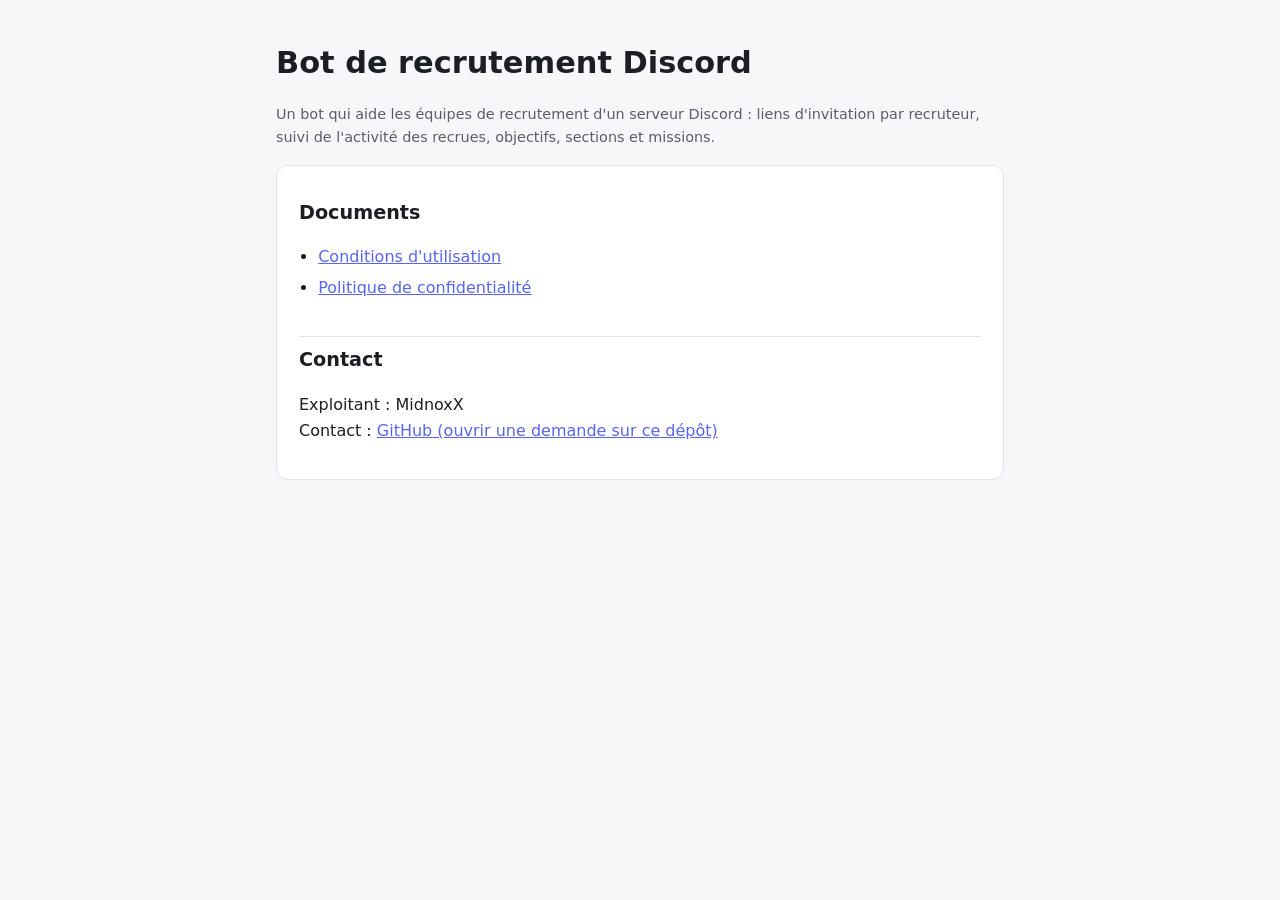
<file: index.html>
<!doctype html>
<html lang="fr"><head><meta charset="utf-8"><meta name="viewport" content="width=device-width,initial-scale=1">
<title>Bot de recrutement Discord</title><link rel="stylesheet" href="style.css"></head>
<body><main>
<h1>Bot de recrutement Discord</h1>
<p class="muted">Un bot qui aide les équipes de recrutement d'un serveur Discord : liens d'invitation par recruteur, suivi de l'activité des recrues, objectifs, sections et missions.</p>
<div class="card">
<h2 class="first">Documents</h2>
<ul>
<li><a href="terms.html">Conditions d'utilisation</a></li>
<li><a href="privacy.html">Politique de confidentialité</a></li>
</ul>
<h2>Contact</h2>
<p>Exploitant : MidnoxX<br>Contact : <a href="https://github.com/MidnoxX/discord-bot-legal/issues">GitHub (ouvrir une demande sur ce dépôt)</a></p>
</div>
</main></body></html>
</file>
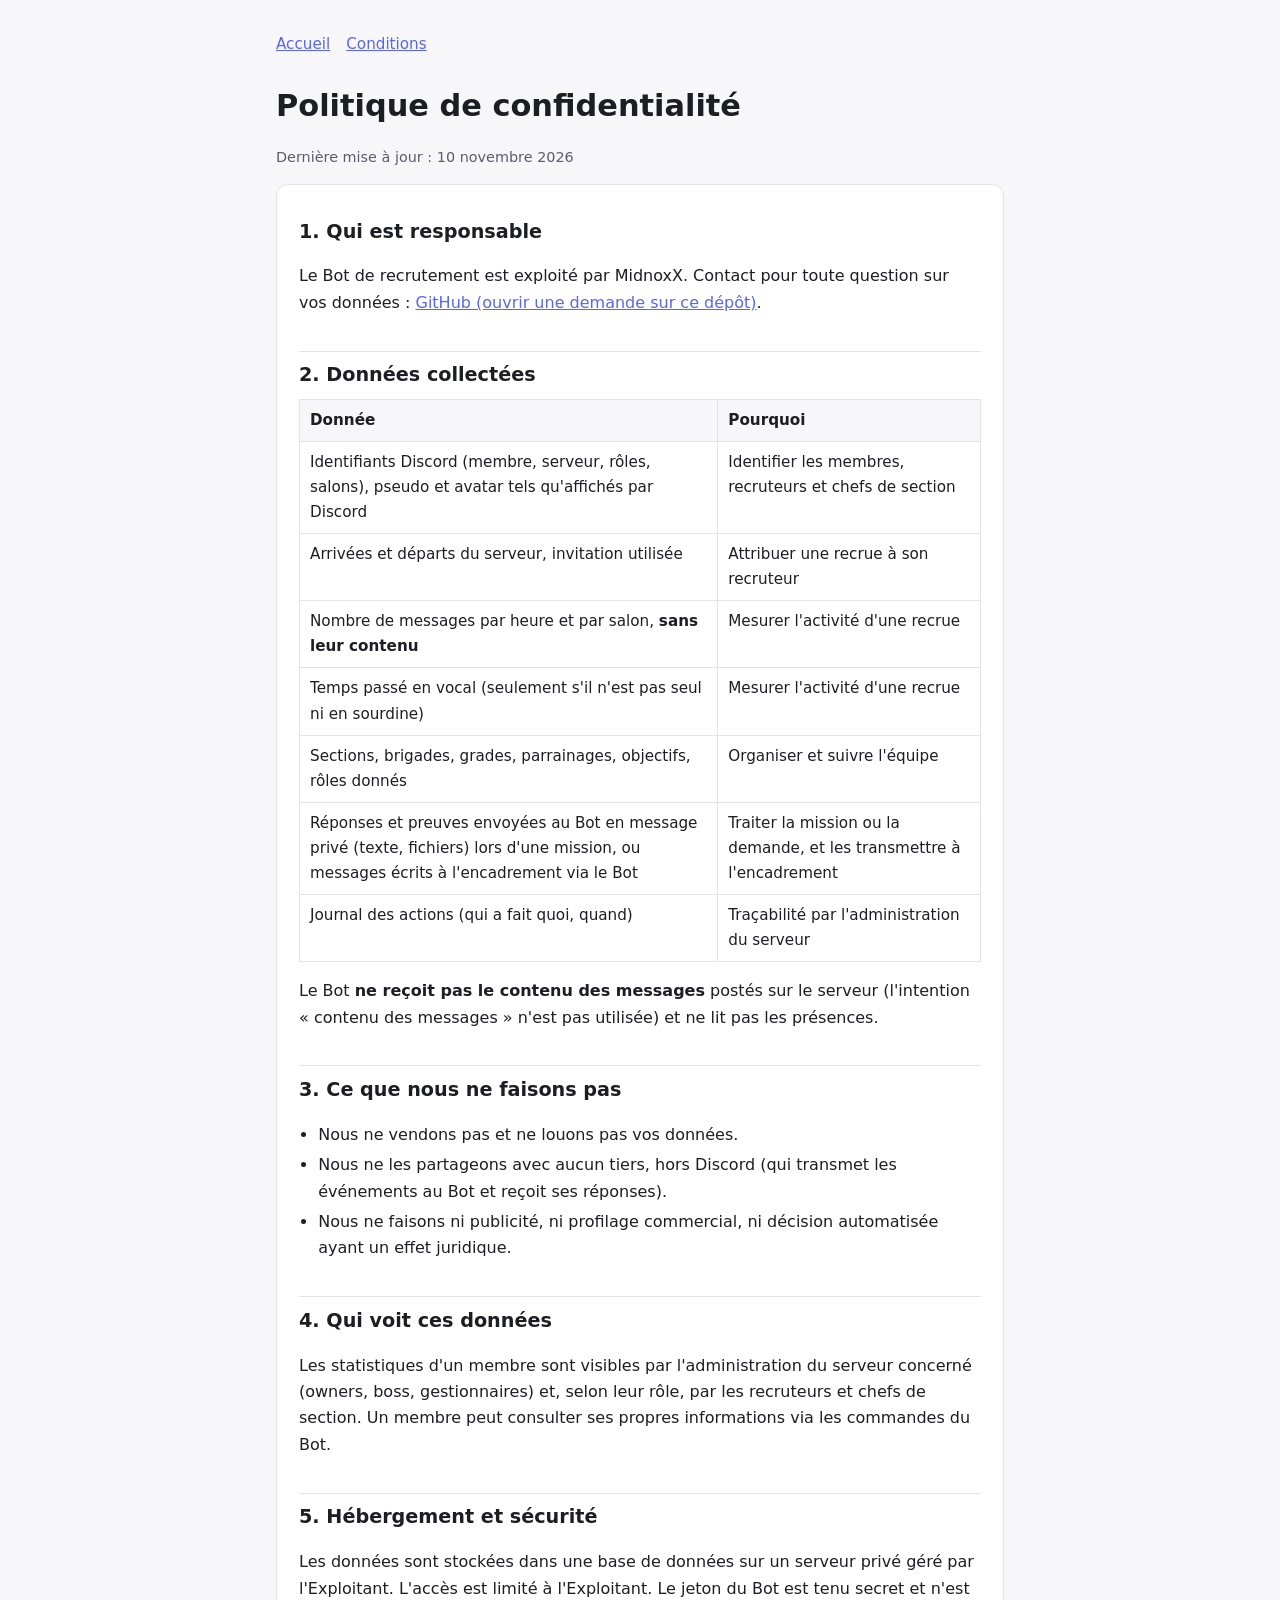
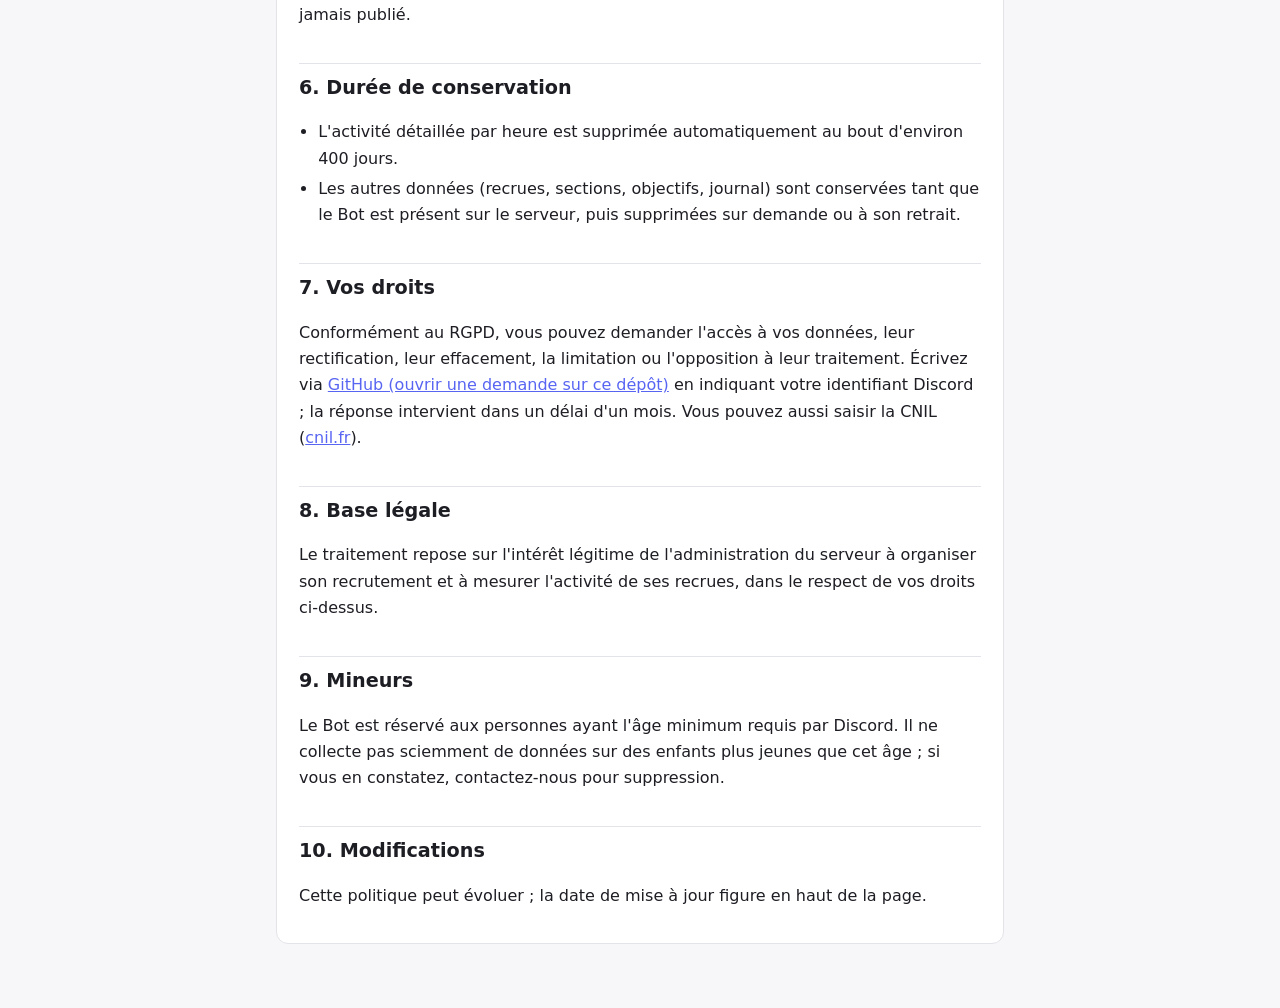
<file: privacy.html>
<!doctype html>
<html lang="fr"><head><meta charset="utf-8"><meta name="viewport" content="width=device-width,initial-scale=1">
<title>Politique de confidentialité — Bot de recrutement</title><link rel="stylesheet" href="style.css"></head>
<body><main>
<nav><a href="index.html">Accueil</a><a href="terms.html">Conditions</a></nav>
<h1>Politique de confidentialité</h1>
<p class="muted">Dernière mise à jour : 10 novembre 2026</p>
<div class="card">

<h2 class="first">1. Qui est responsable</h2>
<p>Le Bot de recrutement est exploité par MidnoxX. Contact pour toute question sur vos données : <a href="https://github.com/MidnoxX/discord-bot-legal/issues">GitHub (ouvrir une demande sur ce dépôt)</a>.</p>

<h2>2. Données collectées</h2>
<table>
<tr><th>Donnée</th><th>Pourquoi</th></tr>
<tr><td>Identifiants Discord (membre, serveur, rôles, salons), pseudo et avatar tels qu'affichés par Discord</td><td>Identifier les membres, recruteurs et chefs de section</td></tr>
<tr><td>Arrivées et départs du serveur, invitation utilisée</td><td>Attribuer une recrue à son recruteur</td></tr>
<tr><td>Nombre de messages par heure et par salon, <strong>sans leur contenu</strong></td><td>Mesurer l'activité d'une recrue</td></tr>
<tr><td>Temps passé en vocal (seulement s'il n'est pas seul ni en sourdine)</td><td>Mesurer l'activité d'une recrue</td></tr>
<tr><td>Sections, brigades, grades, parrainages, objectifs, rôles donnés</td><td>Organiser et suivre l'équipe</td></tr>
<tr><td>Réponses et preuves envoyées au Bot en message privé (texte, fichiers) lors d'une mission, ou messages écrits à l'encadrement via le Bot</td><td>Traiter la mission ou la demande, et les transmettre à l'encadrement</td></tr>
<tr><td>Journal des actions (qui a fait quoi, quand)</td><td>Traçabilité par l'administration du serveur</td></tr>
</table>
<p>Le Bot <strong>ne reçoit pas le contenu des messages</strong> postés sur le serveur (l'intention « contenu des messages » n'est pas utilisée) et ne lit pas les présences.</p>

<h2>3. Ce que nous ne faisons pas</h2>
<ul>
<li>Nous ne vendons pas et ne louons pas vos données.</li>
<li>Nous ne les partageons avec aucun tiers, hors Discord (qui transmet les événements au Bot et reçoit ses réponses).</li>
<li>Nous ne faisons ni publicité, ni profilage commercial, ni décision automatisée ayant un effet juridique.</li>
</ul>

<h2>4. Qui voit ces données</h2>
<p>Les statistiques d'un membre sont visibles par l'administration du serveur concerné (owners, boss, gestionnaires) et, selon leur rôle, par les recruteurs et chefs de section. Un membre peut consulter ses propres informations via les commandes du Bot.</p>

<h2>5. Hébergement et sécurité</h2>
<p>Les données sont stockées dans une base de données sur un serveur privé géré par l'Exploitant. L'accès est limité à l'Exploitant. Le jeton du Bot est tenu secret et n'est jamais publié.</p>

<h2>6. Durée de conservation</h2>
<ul>
<li>L'activité détaillée par heure est supprimée automatiquement au bout d'environ 400 jours.</li>
<li>Les autres données (recrues, sections, objectifs, journal) sont conservées tant que le Bot est présent sur le serveur, puis supprimées sur demande ou à son retrait.</li>
</ul>

<h2>7. Vos droits</h2>
<p>Conformément au RGPD, vous pouvez demander l'accès à vos données, leur rectification, leur effacement, la limitation ou l'opposition à leur traitement. Écrivez via <a href="https://github.com/MidnoxX/discord-bot-legal/issues">GitHub (ouvrir une demande sur ce dépôt)</a> en indiquant votre identifiant Discord ; la réponse intervient dans un délai d'un mois. Vous pouvez aussi saisir la CNIL (<a href="https://www.cnil.fr">cnil.fr</a>).</p>

<h2>8. Base légale</h2>
<p>Le traitement repose sur l'intérêt légitime de l'administration du serveur à organiser son recrutement et à mesurer l'activité de ses recrues, dans le respect de vos droits ci-dessus.</p>

<h2>9. Mineurs</h2>
<p>Le Bot est réservé aux personnes ayant l'âge minimum requis par Discord. Il ne collecte pas sciemment de données sur des enfants plus jeunes que cet âge ; si vous en constatez, contactez-nous pour suppression.</p>

<h2>10. Modifications</h2>
<p>Cette politique peut évoluer ; la date de mise à jour figure en haut de la page.</p>

</div></main></body></html>
</file>
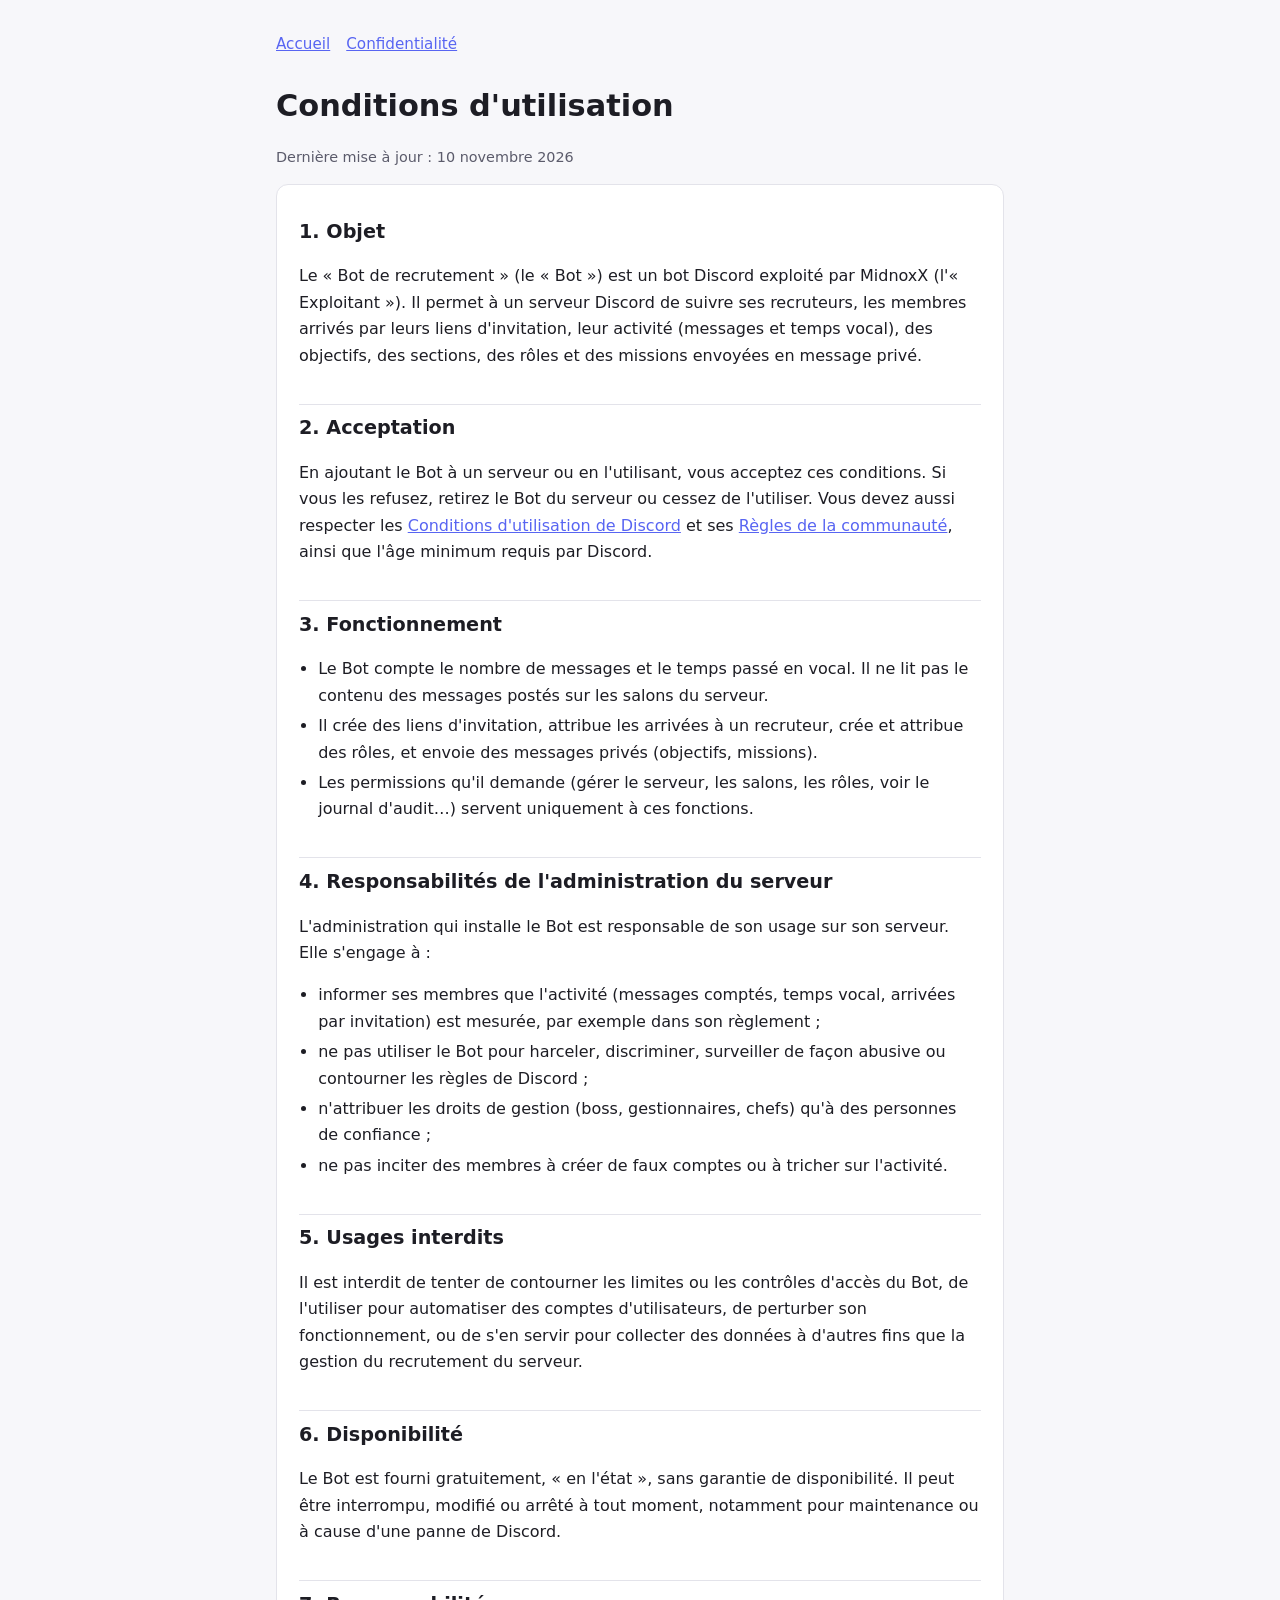
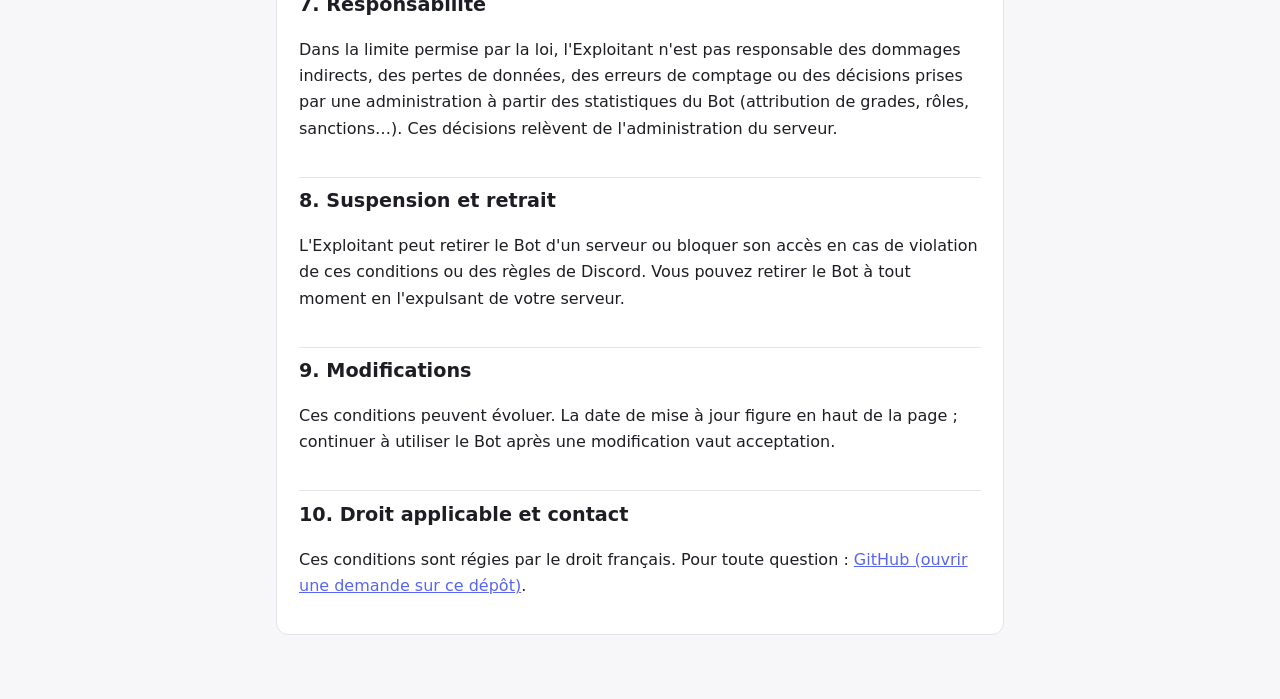
<file: terms.html>
<!doctype html>
<html lang="fr"><head><meta charset="utf-8"><meta name="viewport" content="width=device-width,initial-scale=1">
<title>Conditions d'utilisation — Bot de recrutement</title><link rel="stylesheet" href="style.css"></head>
<body><main>
<nav><a href="index.html">Accueil</a><a href="privacy.html">Confidentialité</a></nav>
<h1>Conditions d'utilisation</h1>
<p class="muted">Dernière mise à jour : 10 novembre 2026</p>
<div class="card">

<h2 class="first">1. Objet</h2>
<p>Le « Bot de recrutement » (le « Bot ») est un bot Discord exploité par MidnoxX (l'« Exploitant »). Il permet à un serveur Discord de suivre ses recruteurs, les membres arrivés par leurs liens d'invitation, leur activité (messages et temps vocal), des objectifs, des sections, des rôles et des missions envoyées en message privé.</p>

<h2>2. Acceptation</h2>
<p>En ajoutant le Bot à un serveur ou en l'utilisant, vous acceptez ces conditions. Si vous les refusez, retirez le Bot du serveur ou cessez de l'utiliser. Vous devez aussi respecter les <a href="https://discord.com/terms">Conditions d'utilisation de Discord</a> et ses <a href="https://discord.com/guidelines">Règles de la communauté</a>, ainsi que l'âge minimum requis par Discord.</p>

<h2>3. Fonctionnement</h2>
<ul>
<li>Le Bot compte le nombre de messages et le temps passé en vocal. Il ne lit pas le contenu des messages postés sur les salons du serveur.</li>
<li>Il crée des liens d'invitation, attribue les arrivées à un recruteur, crée et attribue des rôles, et envoie des messages privés (objectifs, missions).</li>
<li>Les permissions qu'il demande (gérer le serveur, les salons, les rôles, voir le journal d'audit…) servent uniquement à ces fonctions.</li>
</ul>

<h2>4. Responsabilités de l'administration du serveur</h2>
<p>L'administration qui installe le Bot est responsable de son usage sur son serveur. Elle s'engage à :</p>
<ul>
<li>informer ses membres que l'activité (messages comptés, temps vocal, arrivées par invitation) est mesurée, par exemple dans son règlement ;</li>
<li>ne pas utiliser le Bot pour harceler, discriminer, surveiller de façon abusive ou contourner les règles de Discord ;</li>
<li>n'attribuer les droits de gestion (boss, gestionnaires, chefs) qu'à des personnes de confiance ;</li>
<li>ne pas inciter des membres à créer de faux comptes ou à tricher sur l'activité.</li>
</ul>

<h2>5. Usages interdits</h2>
<p>Il est interdit de tenter de contourner les limites ou les contrôles d'accès du Bot, de l'utiliser pour automatiser des comptes d'utilisateurs, de perturber son fonctionnement, ou de s'en servir pour collecter des données à d'autres fins que la gestion du recrutement du serveur.</p>

<h2>6. Disponibilité</h2>
<p>Le Bot est fourni gratuitement, « en l'état », sans garantie de disponibilité. Il peut être interrompu, modifié ou arrêté à tout moment, notamment pour maintenance ou à cause d'une panne de Discord.</p>

<h2>7. Responsabilité</h2>
<p>Dans la limite permise par la loi, l'Exploitant n'est pas responsable des dommages indirects, des pertes de données, des erreurs de comptage ou des décisions prises par une administration à partir des statistiques du Bot (attribution de grades, rôles, sanctions…). Ces décisions relèvent de l'administration du serveur.</p>

<h2>8. Suspension et retrait</h2>
<p>L'Exploitant peut retirer le Bot d'un serveur ou bloquer son accès en cas de violation de ces conditions ou des règles de Discord. Vous pouvez retirer le Bot à tout moment en l'expulsant de votre serveur.</p>

<h2>9. Modifications</h2>
<p>Ces conditions peuvent évoluer. La date de mise à jour figure en haut de la page ; continuer à utiliser le Bot après une modification vaut acceptation.</p>

<h2>10. Droit applicable et contact</h2>
<p>Ces conditions sont régies par le droit français. Pour toute question : <a href="https://github.com/MidnoxX/discord-bot-legal/issues">GitHub (ouvrir une demande sur ce dépôt)</a>.</p>

</div></main></body></html>
</file>
<file: style.css>
:root{--bg:#f7f7fa;--fg:#1d1d24;--muted:#5b5b6b;--card:#fff;--line:#e3e3ea;--accent:#5865f2}
@media (prefers-color-scheme:dark){:root{--bg:#1e1f26;--fg:#ececf1;--muted:#a3a3b3;--card:#26272f;--line:#363742;--accent:#8b95ff}}
*{box-sizing:border-box}
body{margin:0;background:var(--bg);color:var(--fg);font:16px/1.65 system-ui,-apple-system,"Segoe UI",sans-serif}
main{max-width:760px;margin:0 auto;padding:32px 16px 64px}
nav{display:flex;gap:16px;flex-wrap:wrap;margin-bottom:24px;font-size:.95rem}
a{color:var(--accent)}
h1{font-size:1.9rem;margin:.2em 0 .3em}
h2{font-size:1.2rem;margin:1.8em 0 .4em;padding-top:.4em;border-top:1px solid var(--line)}
h2.first{border:0;margin-top:.8em}
.card{background:var(--card);border:1px solid var(--line);border-radius:12px;padding:8px 22px 18px}
.muted{color:var(--muted);font-size:.9rem}
ul{padding-left:1.2em}li{margin:.25em 0}
table{border-collapse:collapse;width:100%;font-size:.95rem}
th,td{border:1px solid var(--line);padding:8px 10px;text-align:left;vertical-align:top}
th{background:var(--bg)}
</file>
